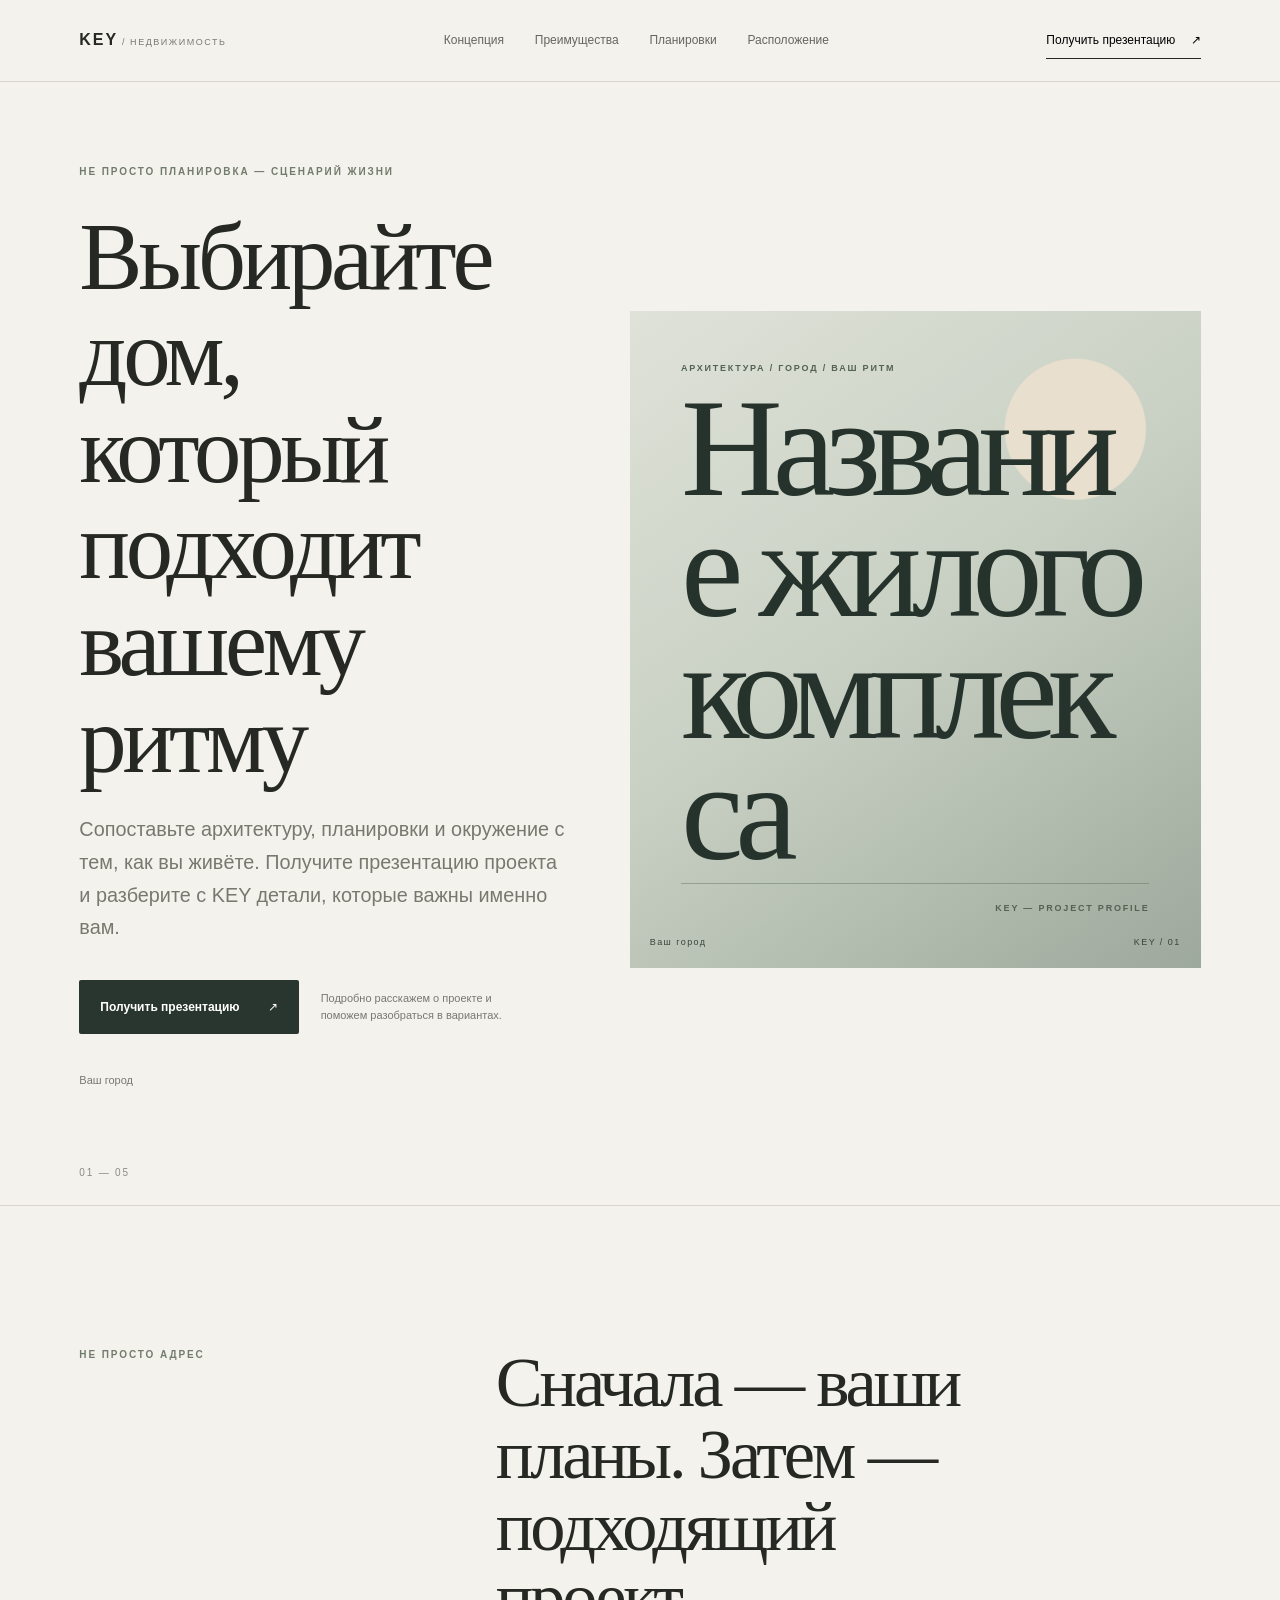
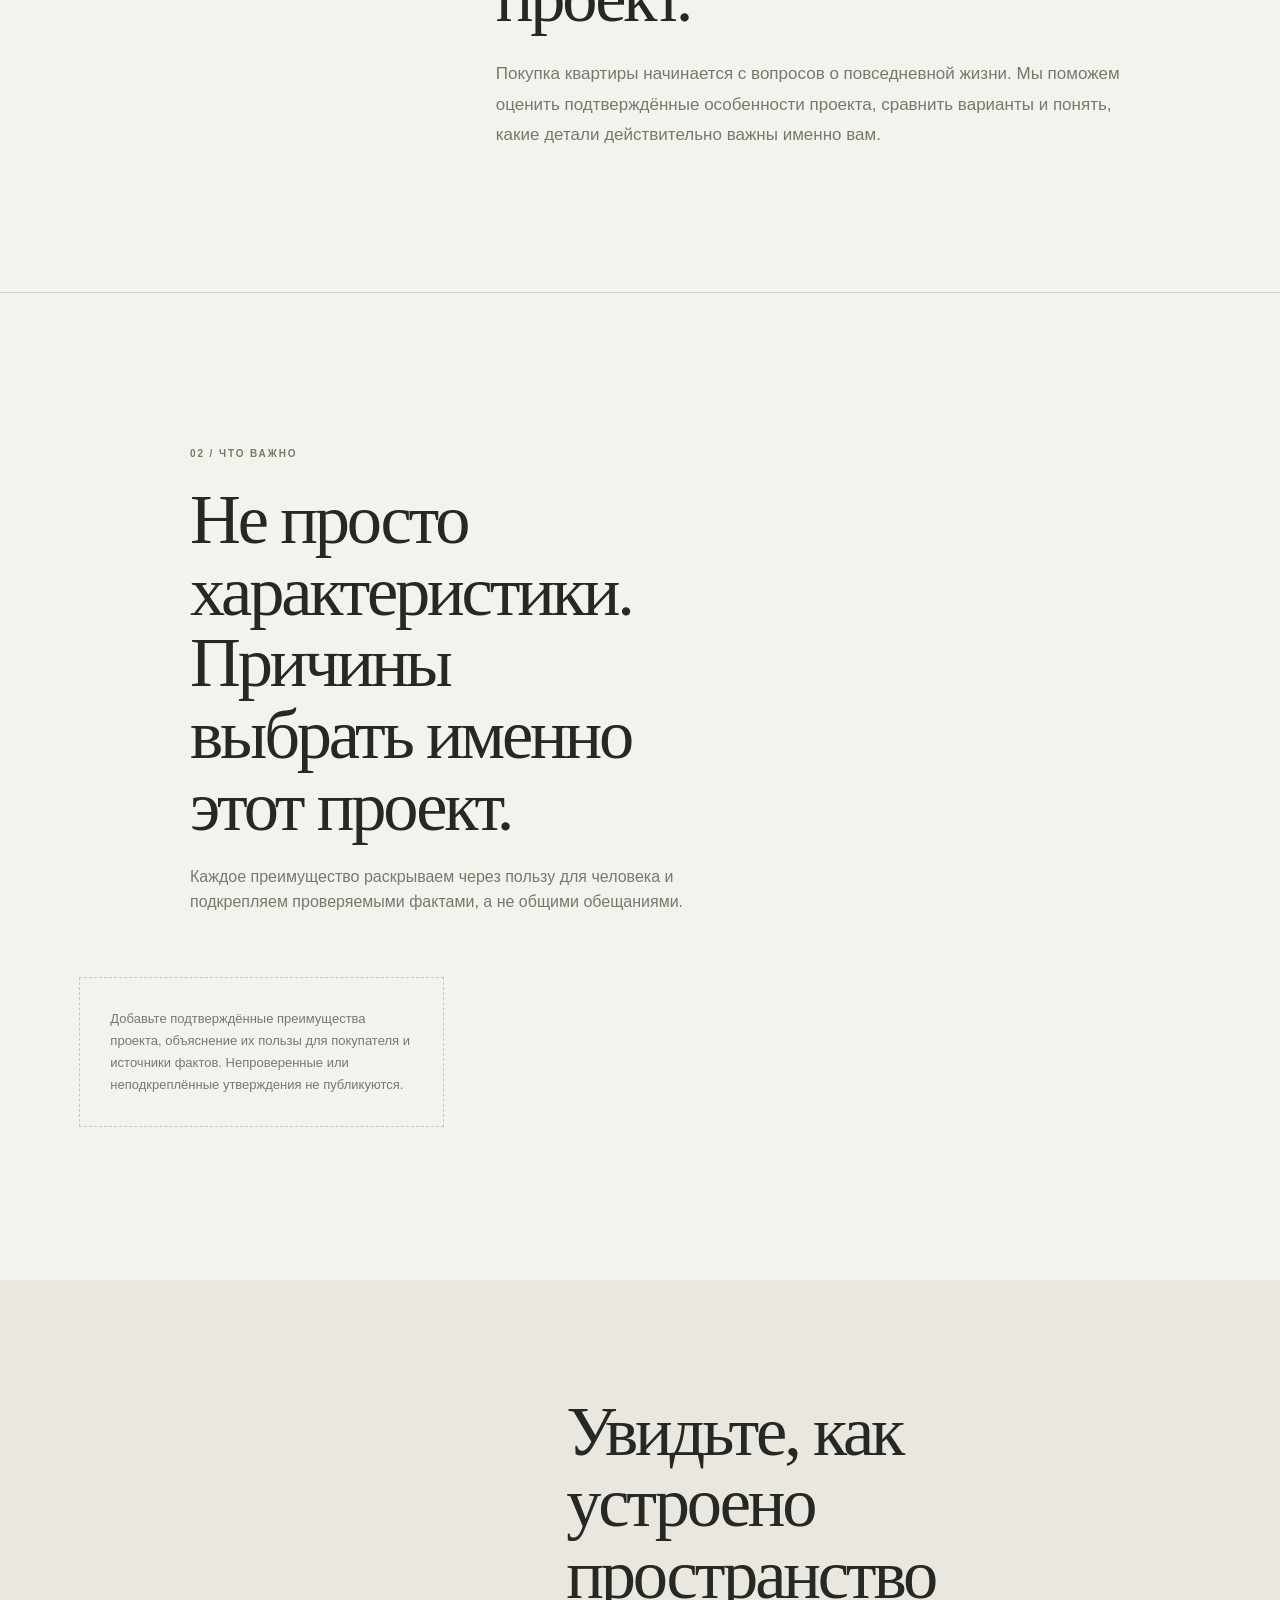
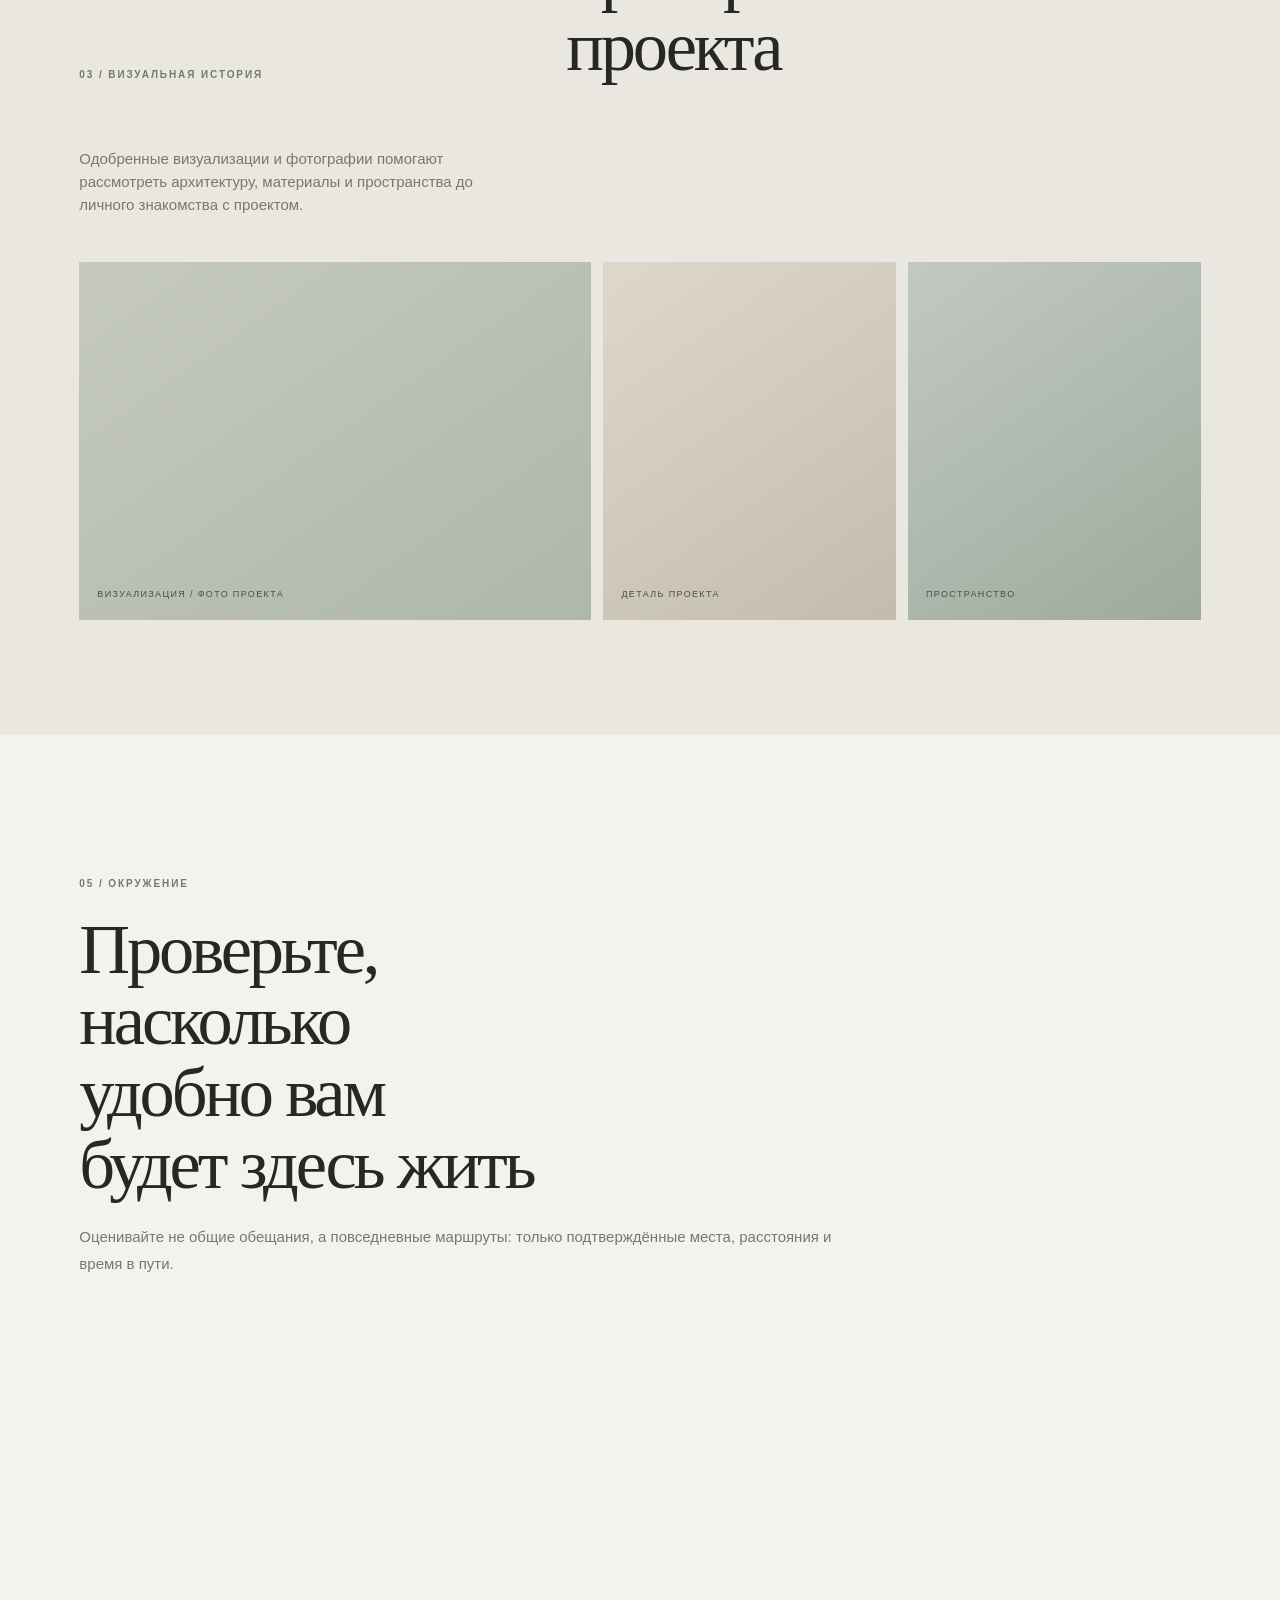
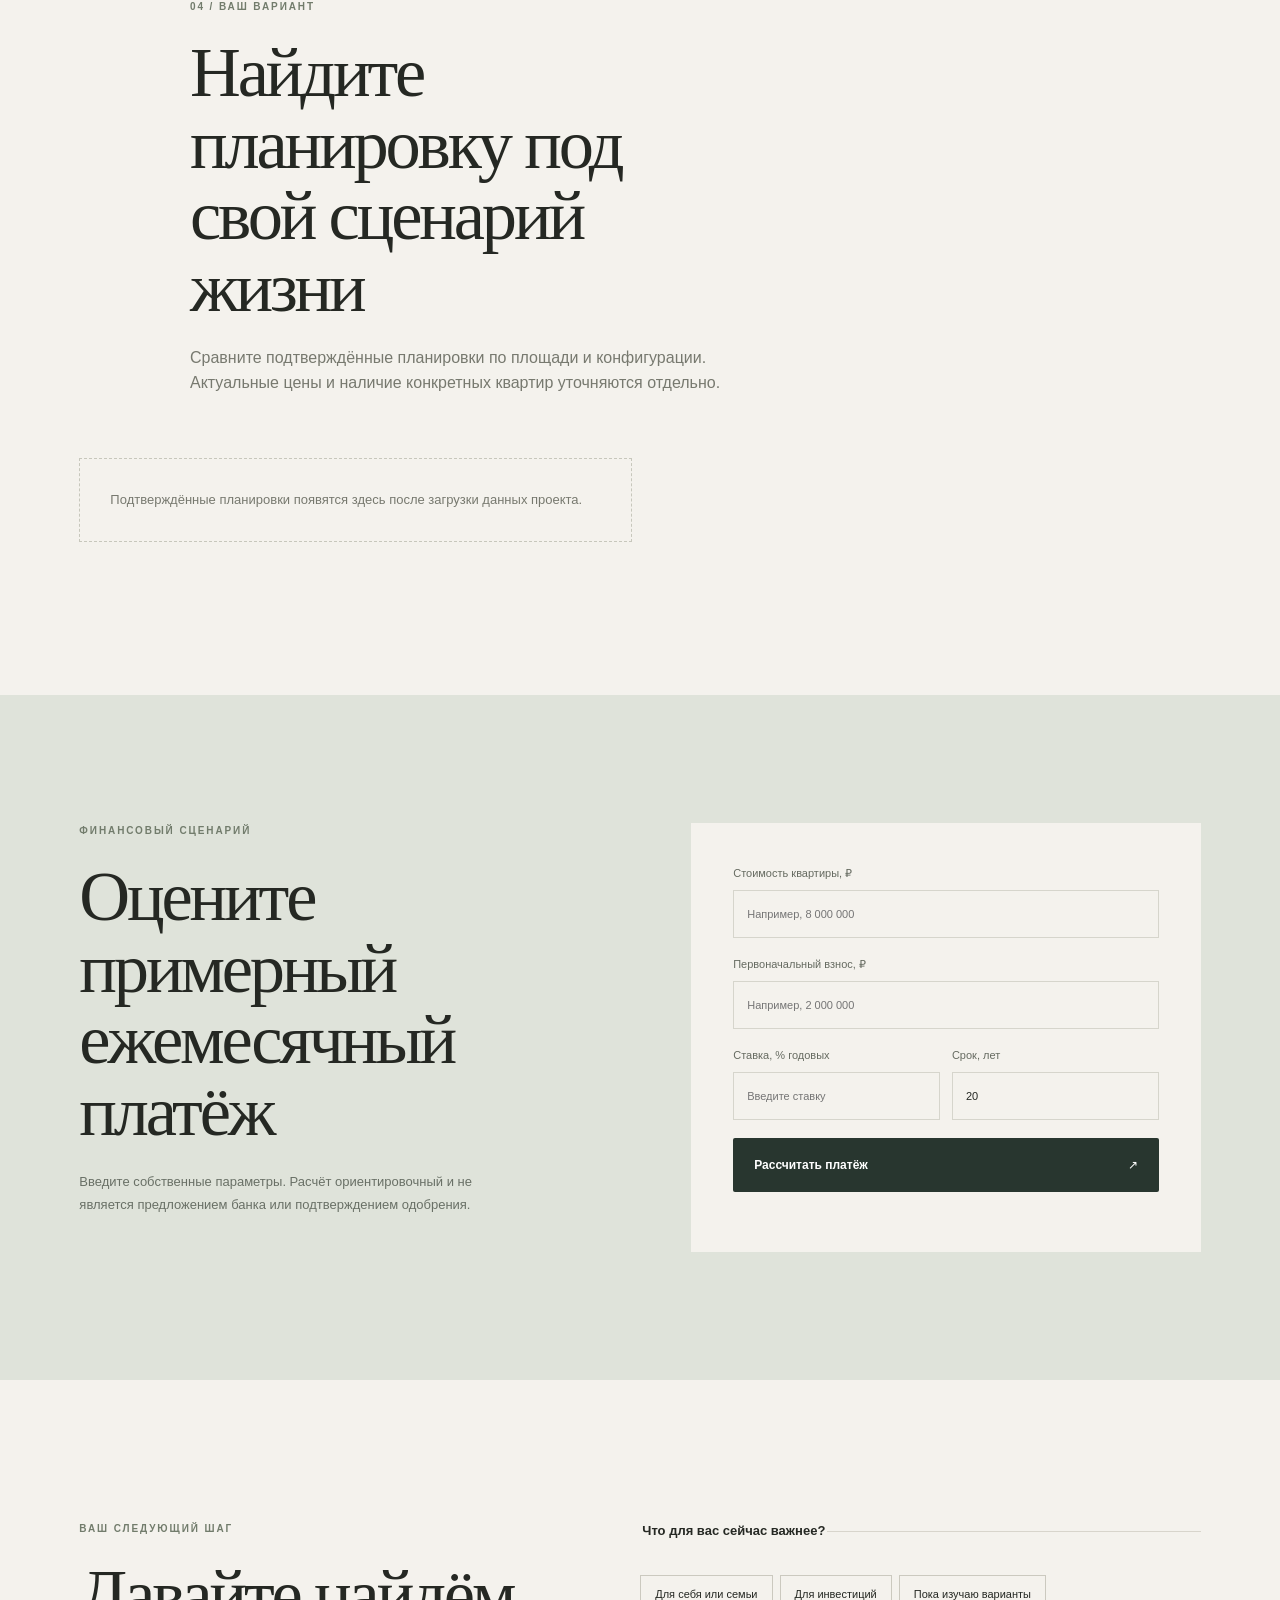
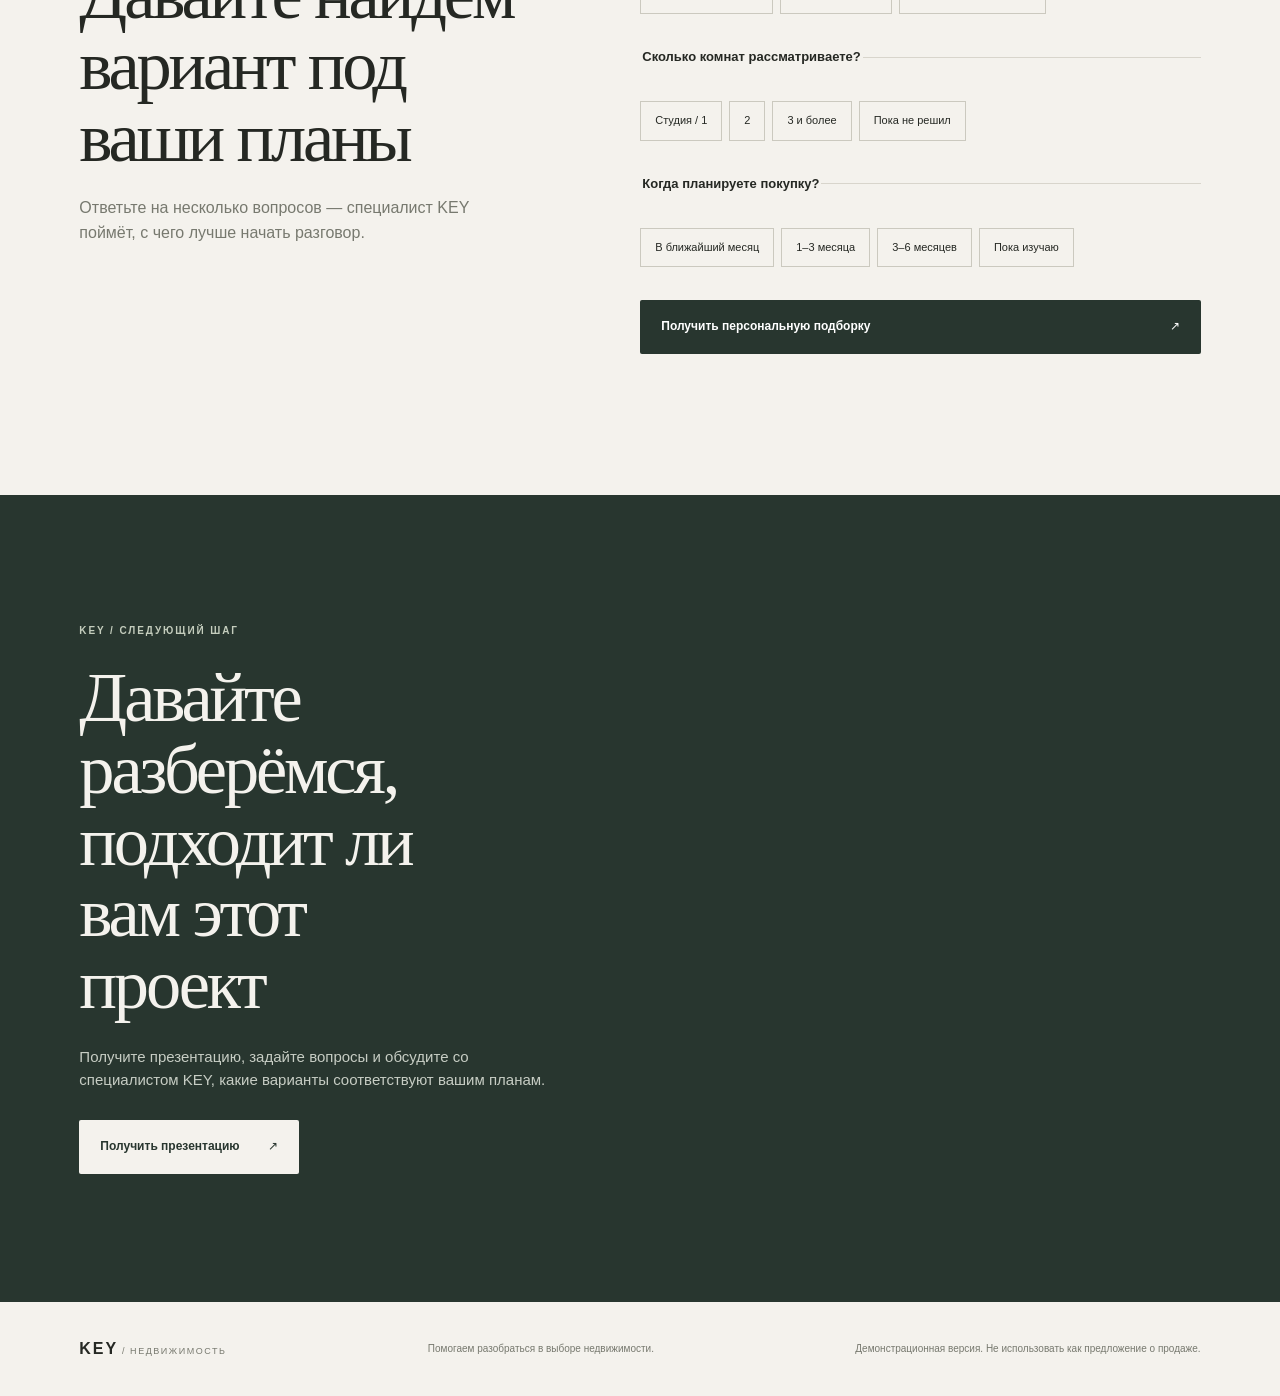
<file: landing/runtime/index.html>
<!doctype html>
<html lang="ru">
<head>
  <meta charset="utf-8">
  <meta name="viewport" content="width=device-width,initial-scale=1,viewport-fit=cover">
  <meta name="theme-color" content="#f4f2ed">
  <meta name="robots" content="noindex,nofollow">
  <title>KEY — презентация жилого комплекса</title>
  <link rel="stylesheet" href="./styles.css">
</head>
<body>
  <header class="site-header">
    <a class="wordmark" href="#top" aria-label="KEY — в начало">KEY<span> / НЕДВИЖИМОСТЬ</span></a>
    <nav class="desktop-nav" aria-label="Навигация по странице">
      <a href="#concept">Концепция</a><a href="#advantages">Преимущества</a><a href="#lifestyle">Повседневность</a><a href="#apartments">Планировки</a><a href="#location">Расположение</a><a href="#faq">Вопросы</a>
    </nav>
    <button class="header-action" type="button" data-open-offer="presentation">Получить презентацию <span>↗</span></button>
    <button class="menu-toggle" type="button" aria-label="Открыть меню" aria-expanded="false">☰</button>
  </header>

  <main id="top">
    <section class="hero section-shell" id="hero" data-layout="split" aria-labelledby="hero-title">
      <div class="hero-copy">
        <p class="eyebrow" id="hero-kicker">НОВАЯ ГЛАВА ВАШЕЙ ИСТОРИИ</p>
        <h1 id="hero-title">Место, которое постепенно становится вашим</h1>
        <p class="hero-lead" id="hero-lead">Узнайте, чем может быть интересен этот жилой проект — и подходит ли он именно вам.</p>
        <div class="hero-action-wrap">
          <button class="button button-dark" type="button" data-open-offer="presentation">Получить презентацию <span>↗</span></button>
          <p class="microcopy" id="hero-note">Подробно расскажем о проекте и поможем разобраться в вариантах.</p>
        </div>
        <div class="hero-meta" id="hero-meta" hidden></div>
      </div>
      <div class="hero-art" role="img" aria-label="Типографическая композиция проекта">
        <img id="hero-media" class="hero-media" alt="" hidden><div class="hero-fallback" id="hero-fallback" aria-hidden="true"><span class="hero-fallback-kicker">АРХИТЕКТУРА / ГОРОД / ВАШ РИТМ</span><strong class="hero-fallback-title" id="hero-fallback-title">Жилой проект</strong><span class="hero-fallback-index">KEY — PROJECT PROFILE</span></div><div class="art-sun"></div><div class="art-building art-building-back"></div><div class="art-building art-building-front"></div>
        <div class="art-caption"><span id="art-caption">АРХИТЕКТУРА · ПРОСТРАНСТВО · ВАШ РИТМ</span><span>KEY / 01</span></div>
      </div>
      <span class="hero-index">01 — 05</span>
    </section>

    <section class="intro-band section-shell" id="concept">
      <p class="eyebrow">НЕ ПРОСТО АДРЕС</p>
      <div><h2 id="concept-title">Важно не только, где жить. Важно — как.</h2><p id="concept-copy">Мы собрали главное о проекте, чтобы вы могли оценить его не по набору характеристик, а через собственные планы, привычки и представление о комфорте.</p></div>
    </section>

    <section class="editorial-section section-shell" id="advantages">
      <div class="section-heading"><p class="eyebrow">02 / ЧТО ВАЖНО</p><h2 id="advantages-title">Детали, из которых складывается ощущение дома</h2><p id="advantages-intro">Сильные стороны проекта раскрываются через конкретные особенности — и то, что они дают в повседневной жизни.</p></div>
      <div class="advantage-grid" id="advantage-grid"></div>
    </section>

    <section class="visual-story section-shell" id="visual-story">
      <div class="visual-story-copy"><p class="eyebrow">03 / ВИЗУАЛЬНАЯ ИСТОРИЯ</p><h2 id="visual-title">Сначала почувствовать. Потом рассмотреть.</h2><p id="visual-copy">Архитектура, материалы и пространства проекта — в деталях, которые помогают представить будущую жизнь.</p></div>
      <div class="visual-grid" id="visual-grid" data-layout="mosaic"><div class="visual-placeholder visual-large"><span>ВИЗУАЛИЗАЦИЯ / ФОТО ПРОЕКТА</span></div><div class="visual-placeholder"><span>ДЕТАЛЬ ПРОЕКТА</span></div><div class="visual-placeholder"><span>ПРОСТРАНСТВО</span></div></div>
    </section>

    <section class="lifestyle-section section-shell" id="lifestyle" aria-labelledby="lifestyle-title" hidden>
      <div class="lifestyle-heading">
        <p class="eyebrow">ПОВСЕДНЕВНОСТЬ / СЦЕНАРИИ ЖИЗНИ</p>
        <div><h2 id="lifestyle-title">Пространство раскрывается в повседневных моментах</h2><p id="lifestyle-intro">Посмотрите, как особенности проекта могут работать в привычных сценариях жизни.</p></div>
      </div>
      <div class="lifestyle-grid" id="lifestyle-grid"></div>
    </section>

    <section class="apartments-section section-shell" id="apartments">
      <div class="section-heading"><p class="eyebrow">04 / ВАШ ВАРИАНТ</p><h2 id="apartments-title">Планировка должна подходить вашему сценарию жизни</h2><p id="apartments-intro">Посмотрите доступные варианты, а если нужные параметры пока не определены — мы поможем сузить выбор.</p></div>
      <div class="plan-grid" id="plan-grid"><div class="empty-state">Подтверждённые планировки появятся здесь после загрузки данных проекта.</div></div>
      <dialog class="plan-preview-dialog" id="plan-preview-dialog" aria-labelledby="plan-preview-title">
        <form method="dialog" class="plan-preview-close-form"><button class="icon-close" aria-label="Закрыть просмотр планировки">×</button></form>
        <div class="plan-preview-layout">
          <div class="plan-preview-visual"><img id="plan-preview-image" alt=""></div>
          <div class="plan-preview-copy">
            <p class="eyebrow">ПЛАНИРОВКА / ПОДРОБНЫЙ ПРОСМОТР</p>
            <h2 id="plan-preview-title">Планировка</h2>
            <p id="plan-preview-meta"></p>
            <p id="plan-preview-finishing" hidden></p>
            <button class="button button-dark" id="plan-preview-cta" type="button" data-open-offer="plan">Обсудить этот вариант <span>↗</span></button>
          </div>
        </div>
      </dialog>
    </section>

    <section class="location-section section-shell" id="location">
      <div class="location-art" hidden><img id="location-map" alt="" hidden><span id="location-map-caption" hidden>КАРТА РАСПОЛОЖЕНИЯ</span></div>
      <div class="location-copy"><p class="eyebrow">05 / ОКРУЖЕНИЕ</p><h2 id="location-title">Посмотрите на проект в контексте вашей жизни</h2><p id="location-copy">Расположение — это ежедневные маршруты, привычные места и время, которое остаётся на важное.</p><ul id="location-list" class="location-list"></ul></div>
    </section>

    <section class="faq-section section-shell" id="faq" aria-labelledby="faq-title" hidden>
      <div class="faq-heading"><p class="eyebrow">ВОПРОСЫ / ФАКТЫ</p><h2 id="faq-title">Что важно знать о проекте</h2>
        <p>Ответы собраны из подтверждённых сведений о проекте. Если информации недостаточно, вопрос не публикуется.</p></div>
      <div class="faq-list" id="faq-list"></div>
    </section>

    <section class="calculator-section section-shell" id="calculator">
      <div class="calculator-copy"><p class="eyebrow">ФИНАНСОВЫЙ СЦЕНАРИЙ</p><h2>Оцените примерный ежемесячный платёж</h2><p>Введите собственные параметры. Расчёт ориентировочный и не является предложением банка или подтверждением одобрения.</p></div>
      <form class="calculator" id="mortgage-calculator">
        <label>Стоимость квартиры, ₽<input name="price" type="number" min="1" step="any" placeholder="Например, 8 000 000" required></label>
        <label>Первоначальный взнос, ₽<input name="downPayment" type="number" min="0" step="any" placeholder="Например, 2 000 000" required></label>
        <div class="calculator-row"><label>Ставка, % годовых<input name="rate" type="number" min="0" max="100" step="0.1" placeholder="Введите ставку" required></label><label>Срок, лет<input name="years" type="number" min="1" max="40" step="1" value="20" required></label></div>
        <button class="button button-dark" type="submit">Рассчитать платёж <span>↗</span></button>
        <output id="payment-result" class="payment-result" aria-live="polite"></output>
      </form>
    </section>

    <section class="selection-section section-shell" id="selection">
      <div class="selection-copy"><p class="eyebrow">ВАШ СЛЕДУЮЩИЙ ШАГ</p><h2 id="selection-title">Давайте найдём вариант под ваши планы</h2><p id="selection-copy">Ответьте на несколько вопросов — специалист KEY поймёт, с чего лучше начать разговор.</p></div>
      <form class="selection-form" id="selection-form">
        <fieldset><legend>Что для вас сейчас важнее?</legend><label class="choice"><input type="radio" name="goal" value="Для себя или семьи" required><span>Для себя или семьи</span></label><label class="choice"><input type="radio" name="goal" value="Для инвестиций"><span>Для инвестиций</span></label><label class="choice"><input type="radio" name="goal" value="Пока изучаю варианты"><span>Пока изучаю варианты</span></label></fieldset>
        <fieldset><legend>Сколько комнат рассматриваете?</legend><label class="choice"><input type="radio" name="rooms" value="Студия или 1"><span>Студия / 1</span></label><label class="choice"><input type="radio" name="rooms" value="2"><span>2</span></label><label class="choice"><input type="radio" name="rooms" value="3 и более"><span>3 и более</span></label><label class="choice"><input type="radio" name="rooms" value="Пока не решил"><span>Пока не решил</span></label></fieldset>
        <fieldset><legend>Когда планируете покупку?</legend><label class="choice"><input type="radio" name="timing" value="В ближайший месяц" required><span>В ближайший месяц</span></label><label class="choice"><input type="radio" name="timing" value="В течение 1–3 месяцев"><span>1–3 месяца</span></label><label class="choice"><input type="radio" name="timing" value="В течение 3–6 месяцев"><span>3–6 месяцев</span></label><label class="choice"><input type="radio" name="timing" value="Пока изучаю рынок"><span>Пока изучаю</span></label></fieldset>
        <button class="button button-dark" type="submit">Получить персональную подборку <span>↗</span></button>
      </form>
    </section>

    <section class="closing-section section-shell" id="closing">
      <p class="eyebrow">KEY / СЛЕДУЮЩИЙ ШАГ</p><h2 id="closing-title">Хороший выбор начинается с правильных вопросов</h2><p id="closing-copy">Получите презентацию проекта и обсудите с нами, насколько он соответствует вашим планам.</p>
      <button class="button button-light" type="button" data-open-offer="presentation">Получить презентацию <span>↗</span></button>
    </section>
  </main>

  <footer class="site-footer"><a class="wordmark" href="#top">KEY<span> / НЕДВИЖИМОСТЬ</span></a><p>Помогаем разобраться в выборе недвижимости.</p><span id="footer-project">Информация о проекте требует проверки перед публикацией.</span></footer>

  <dialog class="lead-dialog" id="lead-dialog" aria-labelledby="dialog-title">
    <form method="dialog" class="dialog-close-form"><button class="icon-close" aria-label="Закрыть">×</button></form>
    <div class="dialog-content"><p class="eyebrow">СЛЕДУЮЩИЙ ШАГ С KEY</p><h2 id="dialog-title">Получить презентацию</h2><p id="dialog-description">Оставьте контакт — специалист свяжется с вами и расскажет о проекте.</p><div id="dialog-context" class="dialog-context" hidden></div>
      <form id="lead-form" class="lead-form">
        <label>Как к вам обращаться<input name="name" autocomplete="name" required maxlength="100" placeholder="Ваше имя"></label>
        <label>Телефон<input name="phone" type="tel" autocomplete="tel" required maxlength="32" placeholder="+7 ___ ___-__-__"></label>
        <label id="preferred-channel-field" hidden>Как удобнее связаться
          <select name="preferredChannel">
            <option value="phone">По телефону</option>
            <option value="telegram">Telegram</option>
            <option value="whatsapp">WhatsApp</option>
            <option value="max">MAX</option>
            <option value="email">По электронной почте</option>
          </select>
        </label>
        <label id="preferred-time-field" hidden>Когда удобнее связаться
          <input name="preferredTime" type="text" maxlength="80" placeholder="Например, после 18:00">
        </label>
        <label class="consent"><input type="checkbox" name="consent" required><span>Согласен(на) на обработку персональных данных в соответствии с <a id="privacy-link" href="#" target="_blank" rel="noopener">политикой конфиденциальности</a>.</span></label>
        <button class="button button-dark" type="submit" id="lead-submit">Отправить запрос <span>↗</span></button>
        <p class="form-status" id="form-status" role="status" aria-live="polite">Демонстрационный режим: endpoint отправки не настроен.</p>
      </form>
    </div>
  </dialog>
  <script src="./project.config.js"></script>
  <script type="module" src="./app.js"></script>
</body>
</html>
</file>
<file: landing/runtime/styles.css>
:root{--paper:#f4f2ed;--paper-deep:#e9e6de;--ink:#252823;--muted:#77796f;--line:#d8d5cc;--forest:#28362f;--sage:#aeb8a7;--accent:#b7a98f;--gutter:clamp(22px,6.2vw,104px);font-family:'DM Sans',Arial,sans-serif;color:var(--ink);background:var(--paper);font-synthesis:none;text-rendering:optimizeLegibility}
*{box-sizing:border-box;min-width:0}html{scroll-behavior:smooth;scroll-padding-top:90px}body{margin:0;background:var(--paper);line-height:1.55}button,input{font:inherit}button,a{-webkit-tap-highlight-color:transparent}a{color:inherit;text-decoration:none}button{cursor:pointer}img{display:block;max-width:100%}h1,h2,h3{font-family:'Playfair Display',Georgia,serif;font-weight:400;letter-spacing:-.045em;line-height:1.02;margin:0}h1{font-size:clamp(52px,7.4vw,112px);max-width:10ch}h2{font-size:clamp(39px,5.5vw,76px);max-width:13ch}p{margin:0}.site-header{height:82px;padding:0 var(--gutter);display:flex;align-items:center;justify-content:space-between;border-bottom:1px solid var(--line);position:sticky;top:0;z-index:20;background:#f4f2edeb;backdrop-filter:blur(18px)}.wordmark{font-weight:700;letter-spacing:.12em;font-size:16px}.wordmark span{font-size:9px;letter-spacing:.17em;color:var(--muted);font-weight:500}.desktop-nav{display:flex;gap:clamp(15px,2.4vw,36px);font-size:12px;color:#64665f}.desktop-nav a:hover{color:var(--ink)}.header-action{background:none;border:0;border-bottom:1px solid var(--ink);padding:9px 0;font-size:12px}.header-action span{margin-left:12px}.menu-toggle{display:none;border:0;background:none;font-size:23px}.section-shell{padding-left:var(--gutter);padding-right:var(--gutter)}.hero{min-height:calc(100svh - 82px);padding-top:clamp(54px,8vh,110px);padding-bottom:clamp(60px,9vh,110px);display:grid;grid-template-columns:minmax(0,.92fr) minmax(380px,1.08fr);gap:5vw;align-items:center;position:relative}.hero-copy{padding:10px 0 35px}.eyebrow{font-size:10px;letter-spacing:.19em;font-weight:700;color:#727c6c;text-transform:uppercase}.hero h1{margin:29px 0 25px}.hero-lead{max-width:510px;color:var(--muted);font-size:clamp(16px,1.55vw,20px);line-height:1.65}.hero-action-wrap{margin-top:36px;display:flex;align-items:center;gap:22px;flex-wrap:wrap}.button{display:inline-flex;align-items:center;justify-content:space-between;gap:28px;min-height:54px;padding:15px 20px;border:1px solid transparent;border-radius:2px;font-size:12px;font-weight:600;transition:transform .22s ease,background .22s ease,box-shadow .22s ease}.button:hover{transform:translateY(-2px)}.button:active{transform:translateY(0) scale(.985)}.button-dark{background:var(--forest);color:#fff}.button-dark:hover{background:#3a4a40;box-shadow:0 10px 28px #28362f22}.button-light{background:var(--paper);color:var(--forest)}.button-outline{background:transparent;border-color:#b7b9af;color:var(--ink)}.microcopy{font-size:11px;color:var(--muted);max-width:190px}.hero-meta{display:flex;gap:18px;margin-top:38px;font-size:11px;color:var(--muted)}.hero-index{position:absolute;bottom:25px;left:var(--gutter);font-size:10px;letter-spacing:.18em;color:#8a8b82}.hero-art{height:min(690px,73vh);min-height:440px;position:relative;overflow:hidden;background:#d8d9d0;isolation:isolate}.hero-art:before{content:"";position:absolute;inset:0;background:linear-gradient(135deg,#d8ddd3 0%,#c5cbbf 42%,#aab4a6 100%)}.art-sun{position:absolute;width:43%;aspect-ratio:1;border-radius:50%;background:#e7ddc9;right:11%;top:9%;opacity:.9}.art-building{position:absolute;bottom:0;transform:skewY(-7deg);box-shadow:20px 0 40px #34403622}.art-building-back{height:72%;width:35%;right:17%;background:repeating-linear-gradient(90deg,#7d8b7e 0 3px,#9ba797 3px 33px);clip-path:polygon(0 8%,100% 0,100% 100%,0 100%)}.art-building-front{height:57%;width:39%;right:42%;background:repeating-linear-gradient(90deg,#d7d1c4 0 4px,#eee9de 4px 34px);clip-path:polygon(0 8%,100% 0,100% 100%,0 100%);border-right:10px solid #b8b5a8}.art-building-front:after{content:"";position:absolute;inset:0;background:repeating-linear-gradient(0deg,transparent 0 48px,#7f8a7b55 49px 51px)}.art-caption{position:absolute;bottom:18px;left:20px;right:20px;display:flex;justify-content:space-between;font-size:9px;letter-spacing:.16em;color:#39443b}.intro-band{padding-top:clamp(75px,11vw,150px);padding-bottom:clamp(75px,11vw,150px);display:grid;grid-template-columns:1fr 2fr;gap:5vw;border-top:1px solid var(--line);border-bottom:1px solid var(--line)}.intro-band h2{max-width:14ch}.intro-band p:not(.eyebrow){max-width:650px;color:var(--muted);font-size:17px;line-height:1.8;margin-top:25px}.editorial-section,.apartments-section{padding-top:clamp(90px,12vw,165px);padding-bottom:clamp(90px,12vw,165px)}.section-heading{max-width:900px;margin:0 auto 62px}.section-heading h2{margin:22px 0}.section-heading>p:last-child{max-width:580px;color:var(--muted);font-size:16px}.advantage-grid{display:grid;grid-template-columns:repeat(3,minmax(0,1fr));gap:14px}.advantage-grid.is-single{grid-template-columns:minmax(0,min(100%,680px))}.advantage-card{background:var(--paper-deep);padding:30px;min-height:250px;display:flex;flex-direction:column;align-items:flex-start}.card-index{font-size:10px;color:#82877a;letter-spacing:.15em}.advantage-card h3{font-size:29px;margin:38px 0 14px}.advantage-card p{font-size:13px;color:#65695f;line-height:1.7}.advantage-card small{margin-top:auto;padding-top:18px;font-size:10px;color:#85877e}.empty-state{padding:30px;border:1px dashed #c7c7bc;color:var(--muted);font-size:13px;line-height:1.7}.visual-story{padding-top:clamp(75px,9vw,125px);padding-bottom:clamp(75px,9vw,125px);background:#e9e7e0}.visual-story-copy{display:grid;grid-template-columns:1fr 1.5fr;gap:5vw;align-items:end;margin-bottom:45px}.visual-story-copy h2{max-width:12ch}.visual-story-copy>p:last-child{max-width:450px;color:var(--muted);font-size:15px}.visual-grid{display:grid;grid-template-columns:1.4fr .8fr .8fr;grid-template-rows:clamp(180px,28vw,380px);gap:12px}.visual-placeholder{background:linear-gradient(145deg,#c6cabe,#aeb7a8);display:flex;align-items:flex-end;padding:18px;color:#445044;font-size:9px;letter-spacing:.15em}.visual-placeholder:nth-child(2){background:linear-gradient(145deg,#ded8cb,#c3bcae)}.visual-placeholder:nth-child(3){background:linear-gradient(145deg,#c2c9c0,#9eaa9e)}.media-tile{position:relative;margin:0;overflow:hidden;background:#d7d8d0;min-height:180px}.media-tile-main{grid-row:span 1}.media-tile img{width:100%;height:100%;object-fit:cover}.media-tile figcaption{position:absolute;bottom:12px;left:14px;color:#fff;font-size:9px;letter-spacing:.1em;text-shadow:0 1px 8px #0008}.plan-grid{display:grid;grid-template-columns:repeat(2,minmax(0,1fr));gap:16px}.plan-card{background:#e9e7e0;display:grid;grid-template-columns:minmax(0,1fr) minmax(0,.9fr);min-height:270px}.plan-preview-trigger{position:relative;display:block;width:100%;min-height:260px;padding:20px;border:0;background:#f8f7f3;cursor:zoom-in;overflow:hidden}.plan-preview-trigger img{width:100%;height:100%;min-height:220px;object-fit:contain;transition:transform .35s ease}.plan-preview-trigger:hover img{transform:scale(1.035)}.plan-preview-trigger>span{position:absolute;left:12px;bottom:12px;padding:8px 10px;background:#f4f2edeb;color:var(--ink);font-size:10px;letter-spacing:.04em}.plan-preview-trigger:focus-visible{outline:3px solid #71836a;outline-offset:-5px}.plan-card-copy{padding:26px;display:flex;flex-direction:column;align-items:flex-start}.plan-card h3{font-size:28px;margin:18px 0 10px}.plan-card p{color:var(--muted);font-size:12px;margin-bottom:20px}.plan-card .button{margin-top:auto}.plan-preview-dialog{width:min(1120px,calc(100% - 28px));max-width:1120px;max-height:92svh;overflow:auto;border:0;padding:0;background:var(--paper);color:var(--ink);box-shadow:0 24px 90px #1115}.plan-preview-dialog::backdrop{background:#1d241fbb;backdrop-filter:blur(5px)}.plan-preview-close-form{display:flex;justify-content:flex-end;padding:12px 18px 0}.plan-preview-layout{display:grid;grid-template-columns:minmax(0,1.45fr) minmax(260px,.75fr);gap:clamp(22px,4vw,48px);padding:0 clamp(18px,3vw,36px) clamp(24px,4vw,42px)}.plan-preview-visual{min-height:300px;max-height:70svh;background:#f8f7f3;display:grid;place-items:center}.plan-preview-visual img{width:100%;height:100%;max-height:70svh;object-fit:contain}.plan-preview-copy{display:flex;flex-direction:column;align-items:flex-start;justify-content:center;gap:18px}.plan-preview-copy h2{font-size:clamp(32px,4vw,54px)}.plan-preview-copy>p:not(.eyebrow){font-size:13px;color:var(--muted);line-height:1.7}.plan-preview-copy .button{margin-top:12px}.plan-preview-dialog[open]{animation:plan-preview-in .22s ease-out}@keyframes plan-preview-in{from{opacity:0;transform:translateY(8px) scale(.99)}to{opacity:1;transform:translateY(0) scale(1)}}
.location-section{padding-top:clamp(85px,11vw,145px);padding-bottom:clamp(85px,11vw,145px);display:grid;grid-template-columns:1.1fr .9fr;gap:7vw;align-items:center}.location-art{min-height:420px;background:#e5e3db;position:relative;overflow:hidden;display:grid;place-items:center}.location-art img{width:100%;height:100%;min-height:420px;object-fit:cover}.location-art[hidden]{display:none}.location-section:not(.has-map){grid-template-columns:minmax(0,1fr)}.location-section:not(.has-map) .location-copy{max-width:780px}#location-map[hidden],#location-map-caption[hidden]{display:none}.map-orbit{width:70%;aspect-ratio:1;border:1px solid #aeb4a7;border-radius:50%;position:relative}.map-orbit:before,.map-orbit:after{content:"";position:absolute;inset:15%;border:1px solid #bbc0b5;border-radius:50%}.map-orbit:after{inset:32%}.map-point{position:absolute;width:12px;height:12px;border-radius:50%;background:var(--forest);box-shadow:0 0 0 7px #28362f18}.point-a{top:29%;left:43%}.point-b{top:52%;right:27%}.point-c{bottom:25%;left:30%}.location-art>span{position:absolute;bottom:20px;left:22px;padding:8px 10px;background:#f4f2eddd;font-size:9px;letter-spacing:.15em;color:#39443b}.location-copy h2{margin:22px 0}.location-copy>p:not(.eyebrow){color:var(--muted);font-size:15px;line-height:1.8}.location-list{list-style:none;padding:0;margin:28px 0 0}.location-list li{display:flex;justify-content:space-between;gap:18px;padding:14px 0;border-top:1px solid var(--line);font-size:12px}.location-list span{color:var(--muted);text-align:right}.calculator-section{padding-top:clamp(80px,10vw,130px);padding-bottom:clamp(80px,10vw,130px);background:#dfe3da;display:grid;grid-template-columns:1fr 1fr;gap:8vw;align-items:start}.calculator-copy h2{margin:22px 0}.calculator-copy>p:last-child{max-width:440px;color:#697066;font-size:13px;line-height:1.8}.calculator{background:#f4f2ed;padding:clamp(22px,4vw,42px);display:grid;gap:18px}.calculator label,.lead-form>label{display:grid;gap:8px;font-size:11px;color:#656a60}.calculator input,.lead-form input:not([type=checkbox]),.lead-form select{width:100%;height:48px;border:1px solid #d6d5cc;background:transparent;padding:0 13px;color:var(--ink);border-radius:0;outline:none}.calculator input:focus,.lead-form input:focus,.lead-form select:focus{border-color:#53664f;box-shadow:0 0 0 2px #53664f22}.calculator-row{display:grid;grid-template-columns:1fr 1fr;gap:12px}.payment-result{display:grid;gap:5px}.payment-result span{font-size:10px;color:var(--muted)}.payment-result strong{font:32px 'Playfair Display',Georgia,serif}.text-action{border:0;background:none;padding:0;text-align:left;text-decoration:underline;text-underline-offset:4px;font-size:11px;color:var(--forest);cursor:pointer}.selection-section{padding-top:clamp(85px,11vw,145px);padding-bottom:clamp(85px,11vw,145px);display:grid;grid-template-columns:.9fr 1.1fr;gap:8vw}.selection-copy h2{margin:22px 0}.selection-copy>p:last-child{color:var(--muted);max-width:400px}.selection-form{display:grid;gap:25px}.selection-form fieldset{border:0;border-top:1px solid var(--line);padding:20px 0 0;margin:0}.selection-form legend{font-size:13px;font-weight:600;margin-bottom:14px}.choice{display:inline-flex;margin:0 7px 8px 0;cursor:pointer}.choice input{position:absolute;opacity:0;pointer-events:none}.choice span{display:block;padding:10px 14px;border:1px solid #cbc9bf;font-size:11px}.choice input:checked+span{background:var(--forest);border-color:var(--forest);color:#fff}.choice input:focus-visible+span{outline:3px solid #78866e;outline-offset:3px}.closing-section{padding-top:clamp(75px,10vw,135px);padding-bottom:clamp(75px,10vw,135px);background:var(--forest);color:#f4f2ed}.closing-section h2{max-width:12ch;margin:24px 0}.closing-section>p:not(.eyebrow){max-width:470px;color:#c7cdc4;font-size:15px;margin-bottom:28px}.closing-section .eyebrow{color:#c4cdbd}.site-footer{padding:35px var(--gutter);display:flex;justify-content:space-between;align-items:center;gap:18px;flex-wrap:wrap}.site-footer p,.site-footer>span{font-size:10px;color:var(--muted)}.lead-dialog{width:min(520px,calc(100% - 28px));max-height:min(92svh,850px);overflow:auto;border:0;padding:0;background:var(--paper);color:var(--ink);box-shadow:0 24px 90px #1115}.lead-dialog::backdrop{background:#1d241f99;backdrop-filter:blur(5px)}.dialog-close-form{display:flex;justify-content:flex-end;padding:14px 18px 0}.icon-close{border:0;background:none;font-size:28px;color:var(--ink)}.dialog-content{padding:12px clamp(24px,5vw,42px) 40px}.dialog-content h2{font-size:42px;margin:18px 0}.dialog-content>p:not(.eyebrow){font-size:13px;color:var(--muted);margin-bottom:18px}.dialog-context{padding:12px;background:#e8e6df;font-size:11px;margin:15px 0}.lead-form{display:grid;gap:16px}.consent{display:grid!important;grid-template-columns:18px 1fr;align-items:start;gap:10px!important;font-size:10px!important;line-height:1.5}.consent input{margin:2px 0}.consent a{text-decoration:underline}.form-status{font-size:10px;color:var(--muted);line-height:1.6}.button:focus-visible,a:focus-visible,.icon-close:focus-visible,.header-action:focus-visible{outline:3px solid #71836a;outline-offset:4px}.button:disabled{opacity:.6;cursor:wait}
@media(max-width:1000px){.hero{grid-template-columns:1fr 1fr;gap:3vw}.desktop-nav{gap:14px}.header-action{font-size:10px}.plan-card{grid-template-columns:1fr}.plan-card>img{height:220px;min-height:220px}.plan-card-copy{min-height:230px}.advantage-grid{grid-template-columns:repeat(2,minmax(0,1fr))}}
@media(max-width:720px){.plan-preview-layout{grid-template-columns:1fr;gap:18px;padding:0 18px 24px}.plan-preview-visual{min-height:240px;max-height:52svh}.plan-preview-visual img{max-height:52svh}.plan-preview-copy{gap:12px}.plan-preview-copy .button{width:100%}.site-header{height:68px}.desktop-nav{display:none;position:absolute;top:67px;left:0;right:0;padding:18px var(--gutter);background:var(--paper);border-bottom:1px solid var(--line);flex-direction:column;gap:16px}.desktop-nav.nav-open{display:flex}.header-action{margin-left:auto;margin-right:18px}.menu-toggle{display:block}.hero{min-height:auto;padding-top:52px;grid-template-columns:1fr;gap:32px}.hero-copy{padding-bottom:0}.hero h1{font-size:clamp(50px,14vw,76px);max-width:9ch}.hero-art{height:58svh;min-height:330px}.hero-action-wrap{align-items:flex-start;flex-direction:column}.hero-index{display:none}.intro-band{grid-template-columns:1fr;gap:25px}.intro-band h2{font-size:clamp(40px,11vw,58px)}.advantage-grid{grid-template-columns:1fr}.advantage-card{min-height:210px}.advantage-card h3{margin-top:25px}.visual-story-copy{grid-template-columns:1fr;gap:20px}.visual-grid{grid-template-columns:1fr 1fr;grid-template-rows:260px 170px}.visual-grid .visual-placeholder:first-child,.visual-grid .media-tile-main{grid-column:span 2}.plan-grid{grid-template-columns:1fr}.plan-card{grid-template-columns:1fr}.plan-preview-trigger{min-height:250px;padding:14px}.plan-preview-trigger img{min-height:220px}.plan-card-copy{padding:22px;min-height:220px}.plan-card h3{font-size:23px}.plan-card .button{padding:12px;font-size:10px;gap:8px}.location-section{grid-template-columns:1fr;gap:35px}.location-art{min-height:310px}.calculator-section{grid-template-columns:1fr;gap:30px}.selection-section{grid-template-columns:1fr;gap:35px}.site-footer{align-items:flex-start;flex-direction:column}.header-action{font-size:0;padding:9px}.header-action span{font-size:16px;margin:0}}
@media(max-width:390px){:root{--gutter:19px}.plan-card{grid-template-columns:1fr}.plan-preview-trigger{min-height:210px;padding:10px}.plan-preview-trigger img{min-height:190px}.plan-card-copy{min-height:200px}.calculator-row{grid-template-columns:1fr}.header-action{display:none}}
@media(prefers-reduced-motion:reduce){html{scroll-behavior:auto}*,*:before,*:after{transition-duration:.01ms!important;animation-duration:.01ms!important;scroll-behavior:auto!important}}

.hero-media[hidden]{display:none!important}.hero-media{position:absolute;inset:0;width:100%;height:100%;object-fit:cover}.hero-art.has-media:before{display:none}.hero-art.has-media .art-sun,.hero-art.has-media .art-building{display:none}.hero-art.has-media .art-caption{color:#fff;text-shadow:0 1px 8px #0008;background:linear-gradient(transparent,#0005);padding:36px 20px 18px;left:0;right:0;bottom:0}.section-shell[hidden],.desktop-nav[hidden],.desktop-nav a[hidden]{display:none!important}


/* Project-level hero compositions: shared content, genuinely distinct layouts. */
.hero[data-layout="split"]{grid-template-columns:minmax(0,.92fr) minmax(380px,1.08fr)}
.hero[data-layout="editorial"]{grid-template-columns:minmax(0,1.2fr) minmax(280px,.8fr);gap:clamp(32px,7vw,110px);align-items:end}
.hero[data-layout="editorial"] .hero-copy{padding-bottom:clamp(28px,6vh,76px)}
.hero[data-layout="editorial"] h1{max-width:12ch;font-size:clamp(56px,8vw,120px)}
.hero[data-layout="editorial"] .hero-art{height:clamp(460px,66vh,720px);min-height:460px}
.hero[data-layout="fullscreen"]{min-height:calc(100svh - 82px);grid-template-columns:minmax(0,1fr);align-items:center;padding-top:clamp(70px,12vh,140px);padding-bottom:clamp(70px,12vh,140px);isolation:isolate;color:#fff}
.hero[data-layout="fullscreen"] .hero-art{position:absolute;inset:0;height:auto;min-height:0;z-index:0;background:#343b35}
.hero[data-layout="fullscreen"] .hero-art:before{background:linear-gradient(110deg,#17211bd9 0%,#17211b8c 48%,#17211b20 100%)}
.hero[data-layout="fullscreen"] .hero-art:after{content:"";position:absolute;inset:0;background:linear-gradient(0deg,#17211b55,transparent 45%)}
.hero[data-layout="fullscreen"] .hero-copy{position:relative;z-index:1;max-width:760px;padding:0 0 24px}
.hero[data-layout="fullscreen"] .hero-copy .eyebrow,.hero[data-layout="fullscreen"] .hero-meta{color:#e3e8df}
.hero[data-layout="fullscreen"] h1{max-width:10ch;font-size:clamp(58px,8.5vw,128px)}
.hero[data-layout="fullscreen"] .hero-lead,.hero[data-layout="fullscreen"] .microcopy{color:#eef0eb}
.hero[data-layout="fullscreen"] .hero-index{z-index:2;color:#e3e8df}
@media(max-width:1000px){.hero[data-layout="editorial"]{grid-template-columns:minmax(0,1.1fr) minmax(240px,.9fr);gap:3vw}.hero[data-layout="editorial"] h1{font-size:clamp(52px,7vw,86px)}}
@media(max-width:720px){.hero[data-layout="editorial"]{grid-template-columns:1fr;gap:28px}.hero[data-layout="editorial"] .hero-copy{padding-bottom:0}.hero[data-layout="editorial"] h1{font-size:clamp(50px,13vw,76px);max-width:10ch}.hero[data-layout="editorial"] .hero-art{height:58svh;min-height:330px}.hero[data-layout="fullscreen"]{min-height:calc(100svh - 68px);padding-top:52px;padding-bottom:54px;grid-template-columns:1fr;gap:24px}.hero[data-layout="fullscreen"] .hero-copy{padding:0;max-width:620px}.hero[data-layout="fullscreen"] h1{font-size:clamp(48px,12vw,76px);max-width:9ch}.hero[data-layout="fullscreen"] .hero-art{height:auto;min-height:0;inset:0}.hero[data-layout="fullscreen"] .hero-action-wrap{align-items:flex-start;flex-direction:column}}

/* Keep project-level hero variants inside the mobile viewport. */
@media(max-width:720px){.hero[data-layout="split"],.hero[data-layout="editorial"],.hero[data-layout="fullscreen"]{grid-template-columns:minmax(0,1fr)}}

/* Project-level gallery compositions. */
.visual-grid[data-layout="mosaic"]{grid-template-columns:1.4fr .8fr .8fr;grid-template-rows:clamp(180px,28vw,380px)}
.visual-grid[data-layout="editorial"]{grid-template-columns:minmax(0,1.35fr) minmax(220px,.65fr);grid-template-rows:repeat(2,clamp(150px,18vw,250px))}
.visual-grid[data-layout="editorial"]>.media-tile-main{grid-row:span 2}
.visual-grid[data-layout="strip"]{grid-template-columns:repeat(5,minmax(220px,1fr));grid-template-rows:clamp(190px,25vw,320px);overflow-x:auto;overscroll-behavior-x:contain;scroll-snap-type:x mandatory}
.visual-grid[data-layout="strip"]>*{scroll-snap-align:start}
@media(max-width:720px){
 .visual-grid[data-layout="mosaic"]{grid-template-columns:1fr 1fr;grid-template-rows:260px 170px}
 .visual-grid[data-layout="mosaic"]>.media-tile-main{grid-column:span 2}
 .visual-grid[data-layout="editorial"]{grid-template-columns:1fr 1fr;grid-template-rows:220px 150px}
 .visual-grid[data-layout="editorial"]>.media-tile-main{grid-column:span 2;grid-row:auto}
 .visual-grid[data-layout="strip"]{grid-template-columns:repeat(5,minmax(220px,78vw));grid-template-rows:220px}
}

/* Evidence-backed advantages: keep feature, benefit and provenance visually distinct. */
.advantage-card{min-height:260px}
.advantage-card h3{margin:30px 0 14px}
.advantage-evidence{margin-top:auto;padding-top:22px;border-top:1px solid #d4d2c9;display:grid;gap:6px}
.advantage-evidence-label{font-size:9px;letter-spacing:.13em;text-transform:uppercase;color:#85877e}
.advantage-evidence-value{font-size:10px;line-height:1.55;color:#65695f}
@media(max-width:720px){
  .advantage-card{min-height:0;padding:24px}
  .advantage-card h3{margin:22px 0 12px}
  .advantage-evidence{padding-top:16px}
}

@media(max-width:720px){
  .advantage-grid{grid-template-columns:1fr}
}


/* Lifestyle is a distinct editorial component: authored daily-life scenarios, not a generic image gallery. */
.lifestyle-section{padding-top:clamp(76px,9vw,126px);padding-bottom:clamp(76px,9vw,126px);background:var(--paper)}
.lifestyle-heading{display:grid;grid-template-columns:1fr 1.5fr;gap:5vw;align-items:end;margin-bottom:44px}
.lifestyle-heading h2{max-width:13ch}
.lifestyle-heading>div>p{max-width:520px;color:var(--muted);font-size:15px;line-height:1.7}
.lifestyle-grid{display:grid;grid-template-columns:repeat(2,minmax(0,1fr));gap:18px}
.lifestyle-card{display:grid;grid-template-columns:minmax(0,1.05fr) minmax(0,.95fr);min-height:330px;background:#e9e7e0}
.lifestyle-card-media{position:relative;margin:0;min-height:330px;overflow:hidden;background:#d7d8d0}
.lifestyle-card-media img{width:100%;height:100%;object-fit:cover;transition:transform .6s cubic-bezier(.2,.7,.2,1)}
.lifestyle-card:hover .lifestyle-card-media img{transform:scale(1.035)}
.lifestyle-card-media figcaption{position:absolute;left:16px;bottom:14px;padding:8px 10px;background:#202923b8;color:#fff;font-size:9px;letter-spacing:.13em}
.lifestyle-card-copy{padding:clamp(22px,3vw,34px);display:flex;flex-direction:column;align-items:flex-start}
.lifestyle-card-index{font-size:10px;letter-spacing:.15em;color:#82877a}
.lifestyle-card h3{margin:34px 0 14px;font-size:clamp(23px,2.5vw,34px);line-height:1.12;letter-spacing:-.035em}
.lifestyle-card-copy>p{font-size:13px;line-height:1.75;color:#65695f}
.lifestyle-card-evidence{margin-top:auto;padding-top:22px}
.lifestyle-card-evidence>span{font-size:9px;letter-spacing:.13em;color:#85877e}
.lifestyle-card-evidence p{margin-top:7px;font-size:10px;line-height:1.55;color:#65695f}
@media(max-width:900px){.lifestyle-grid{grid-template-columns:1fr}.lifestyle-card{min-height:290px}.lifestyle-card-media{min-height:290px}}
@media(max-width:720px){
 .lifestyle-heading{grid-template-columns:1fr;gap:18px;margin-bottom:28px}
 .lifestyle-card{grid-template-columns:1fr;min-height:0}
 .lifestyle-card-media{min-height:250px;height:62vw;max-height:360px}
 .lifestyle-card h3{margin:22px 0 12px}
 .lifestyle-card-evidence{padding-top:18px}
}

/* Evidence-backed FAQ accordion; native details/summary supports keyboard interaction. */
.faq-section{padding-top:clamp(76px,9vw,126px);padding-bottom:clamp(76px,9vw,126px);background:var(--paper)}
.faq-heading{max-width:720px;margin-bottom:38px}.faq-heading h2{max-width:14ch}
.faq-heading>p:last-child{max-width:560px;color:var(--muted);font-size:14px;line-height:1.7}
.faq-list{border-top:1px solid var(--line)}.faq-item{border-bottom:1px solid var(--line)}
.faq-item summary{position:relative;display:flex;align-items:center;justify-content:space-between;gap:24px;padding:24px 2px;cursor:pointer;list-style:none;font-size:clamp(17px,2vw,22px);line-height:1.35;font-weight:500}
.faq-item summary::-webkit-details-marker{display:none}
.faq-toggle{position:relative;flex:0 0 24px;width:24px;height:24px;border:1px solid var(--line);border-radius:50%}
.faq-toggle:before,.faq-toggle:after{content:"";position:absolute;left:6px;right:6px;top:11px;height:1px;background:var(--ink);transition:transform .2s ease}
.faq-toggle:after{transform:rotate(90deg)}.faq-item[open] .faq-toggle:after{transform:rotate(0)}
.faq-answer{max-width:760px;padding:0 48px 22px 2px}.faq-answer>p{margin:0 0 8px;color:var(--muted);font-size:14px;line-height:1.75}
.faq-answer .faq-source{font-size:10px;letter-spacing:.02em;color:#85877e;margin-bottom:16px}
.faq-item summary:focus-visible{outline:2px solid var(--sage);outline-offset:5px}
@media(max-width:720px){.faq-heading{margin-bottom:24px}.faq-item summary{padding:20px 0;font-size:17px}.faq-answer{padding:0 28px 18px 0}.faq-answer>p{font-size:13px}}
@media(prefers-reduced-motion:reduce){.faq-toggle:before,.faq-toggle:after{transition:none}}


/* No-media hero: a deliberate typographic composition, never a fake project photograph. */
.hero-fallback{display:none;position:absolute;inset:0;overflow:hidden;padding:clamp(24px,4vw,58px);flex-direction:column;justify-content:space-between;background:radial-gradient(circle at 78% 18%,#e8dfcf 0 10%,transparent 10.2%),linear-gradient(145deg,#dfe2d8 0%,#c8d0c3 48%,#9da99c 100%);color:#26332c}
.hero-art.has-fallback .hero-fallback{display:flex}
.hero-art.has-fallback .art-sun,.hero-art.has-fallback .art-building{display:none}
.hero-fallback-kicker,.hero-fallback-index{font-size:9px;letter-spacing:.2em;font-weight:600;color:#536253}
.hero-fallback-title{font-family:'Playfair Display',Georgia,serif;font-weight:400;font-size:clamp(58px,11vw,150px);line-height:.86;letter-spacing:-.07em;max-width:7ch;overflow-wrap:anywhere}
.hero-fallback-index{align-self:flex-end;padding-top:18px;border-top:1px solid #53625366;width:100%;text-align:right}
.hero-art.has-media .hero-fallback{display:none}
.location-list li{align-items:flex-start}.location-evidence-note{margin:18px 0 -12px;max-width:72ch;font-size:11px;line-height:1.6;color:var(--muted)}.location-list .place-qualification{display:block;margin-top:5px;max-width:48ch;font-size:10px;line-height:1.5;color:var(--muted)}.location-list li>.place-distance{flex:0 0 auto}
.location-list .place-kind{display:block;margin-bottom:4px;font-size:9px;letter-spacing:.12em;text-transform:uppercase;color:#8a8b82}
.location-list li>div{min-width:0}
.location-list strong{font-weight:500}
.location-list li>span{flex:0 0 auto}
@media(max-width:720px){.hero-fallback{padding:24px}.hero-fallback-title{font-size:clamp(58px,18vw,100px);max-width:8ch}}

/* Approved legal/editorial qualification displayed adjacent to the exact copy it qualifies. */
.claim-qualification{display:block;margin-top:8px;max-width:72ch;font-size:11px;line-height:1.55;letter-spacing:.01em;color:#777970;font-weight:400}

/* Fullscreen hero already has a live H1; do not stack a second project-name title or duplicate footer metadata over it. */
.hero[data-layout="fullscreen"] .hero-fallback-title,
.hero[data-layout="fullscreen"] .hero-fallback-index{display:none}


/* A lone verified advantage should read as an intentional editorial feature, not a half-empty grid. */
.advantage-grid.is-single{justify-content:center}
</file>
